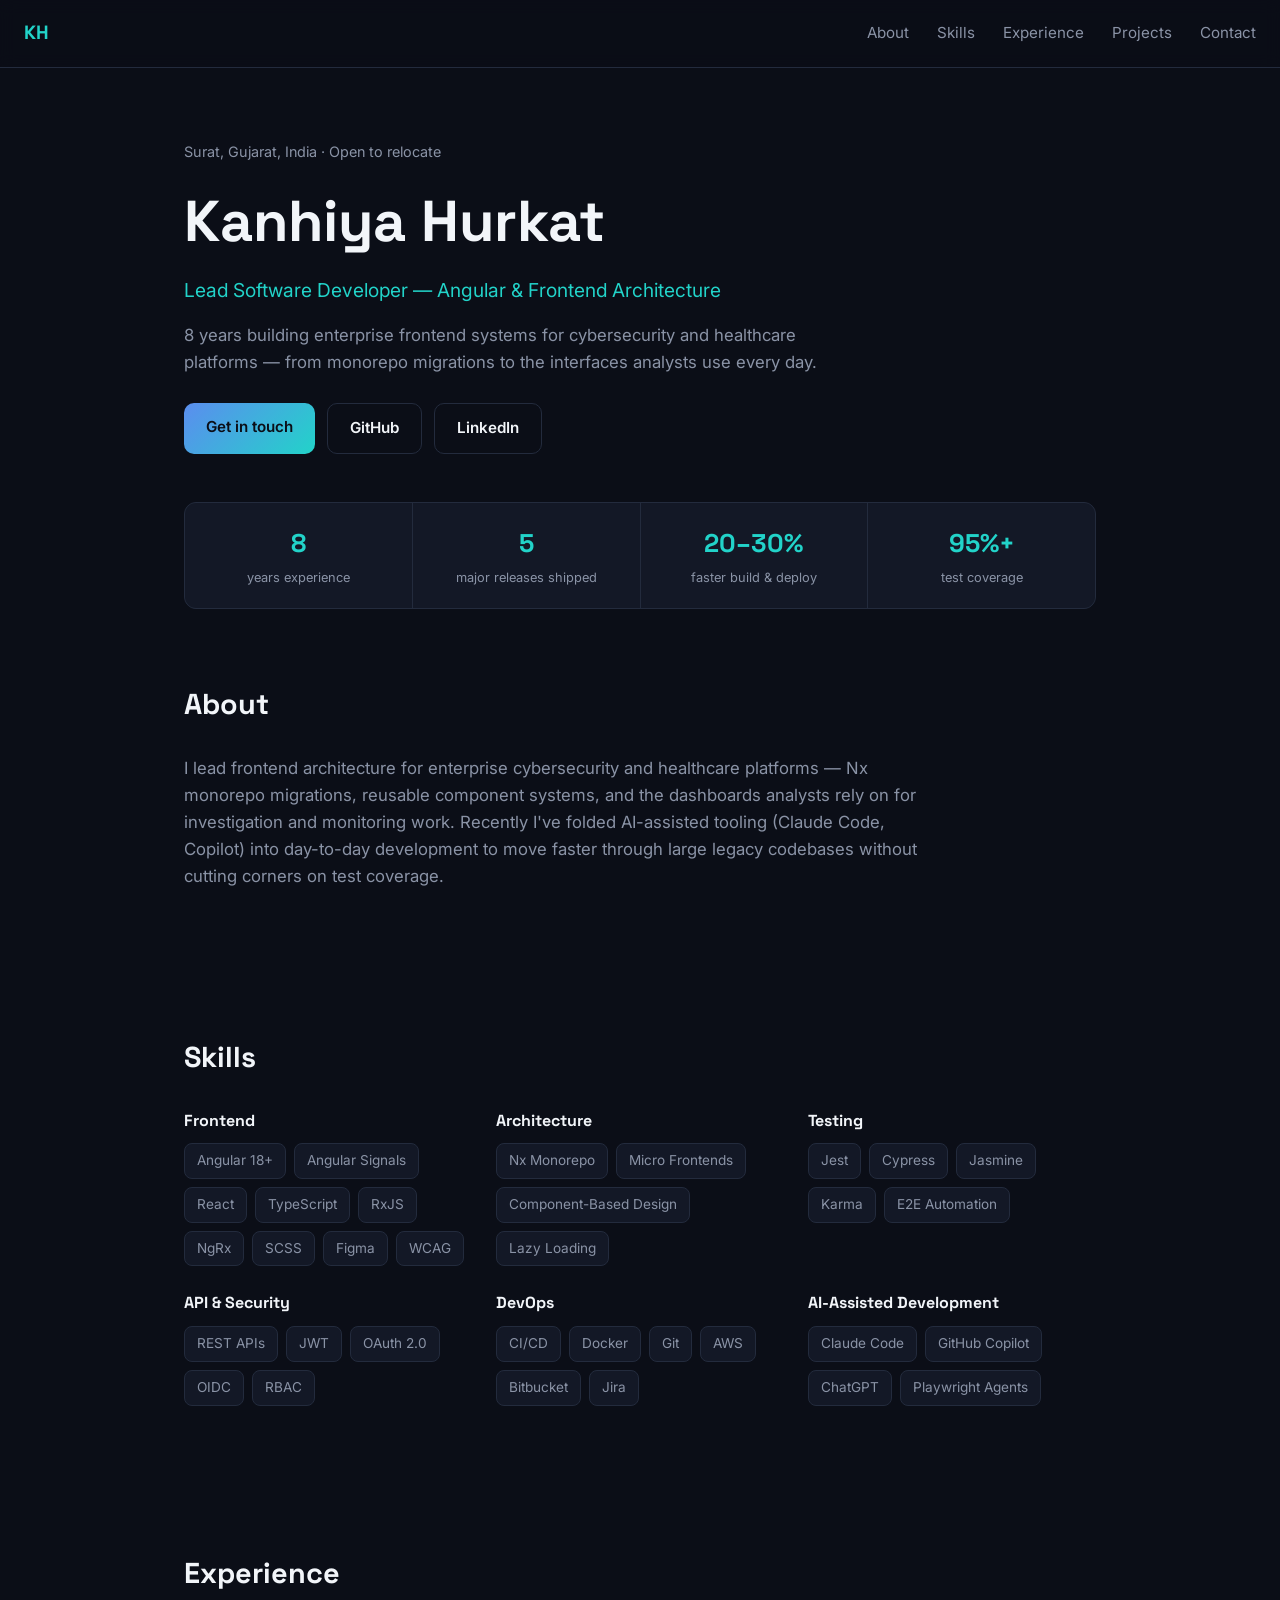
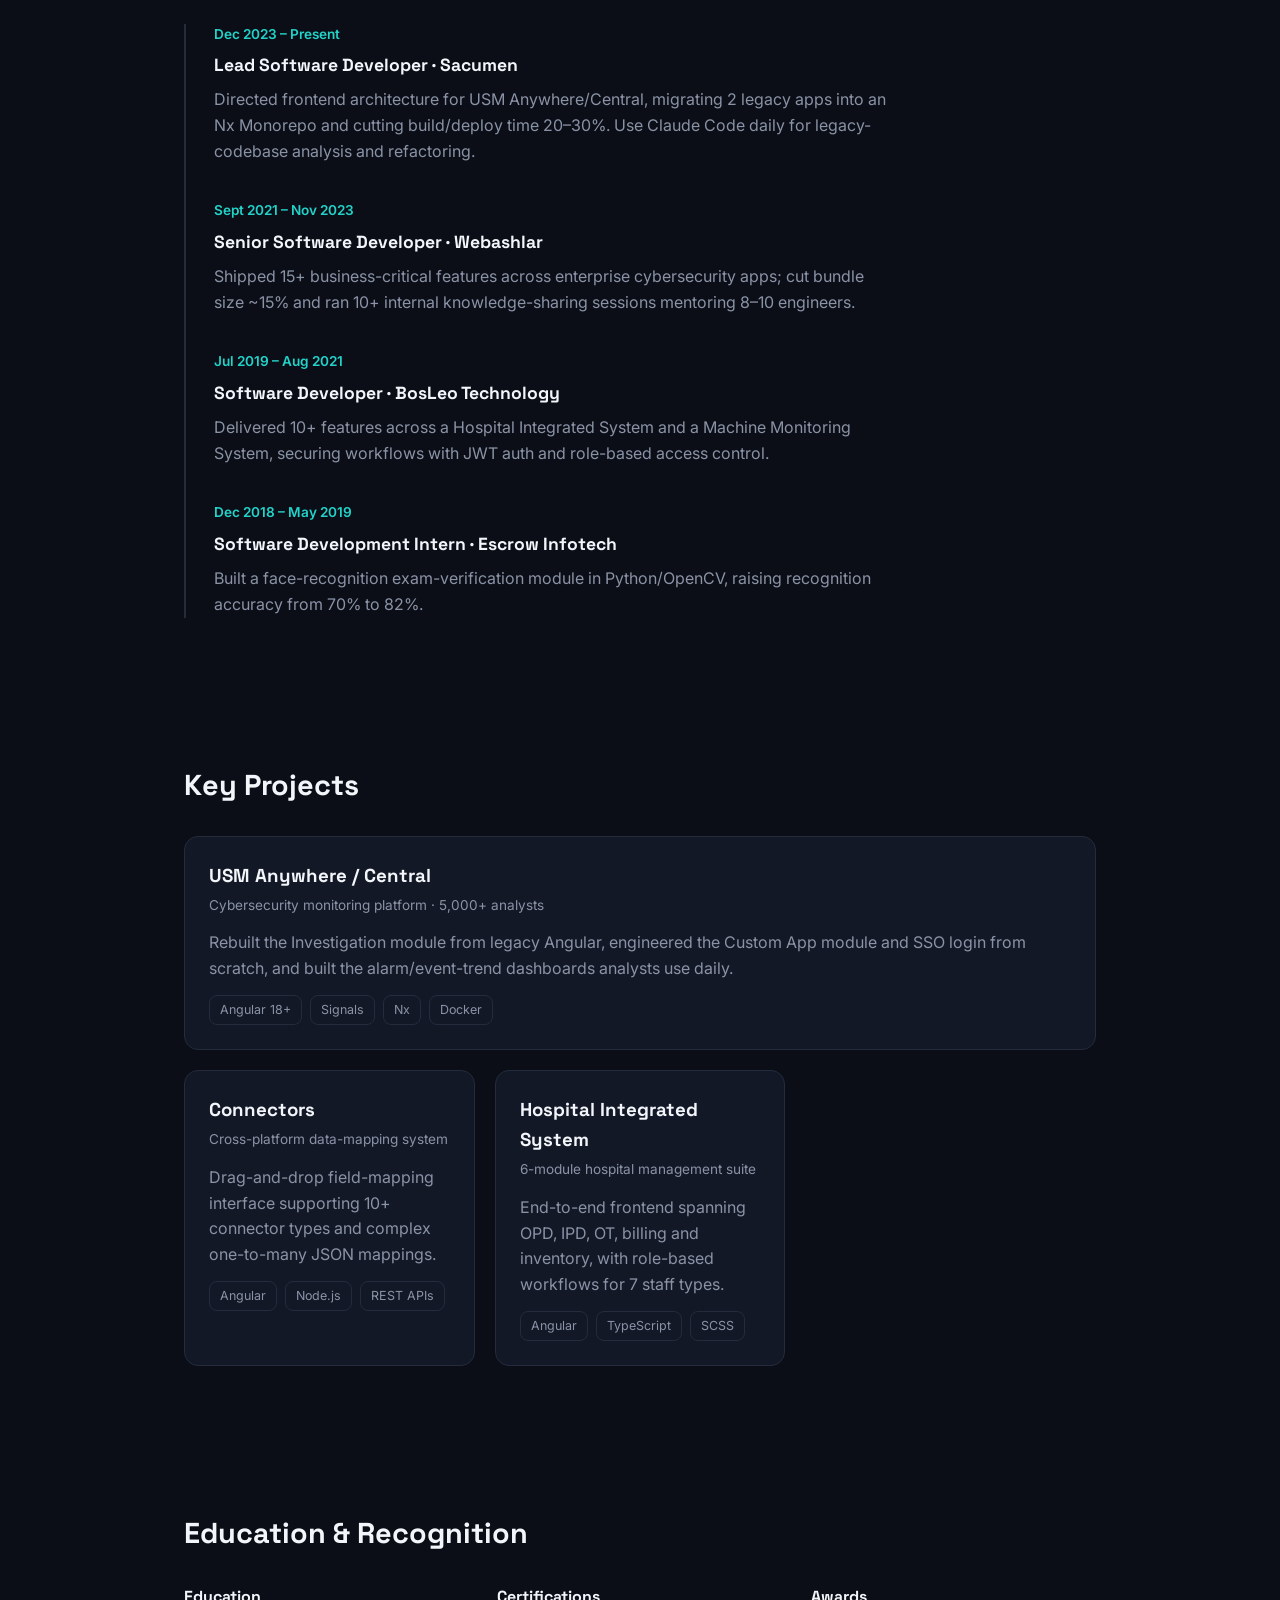
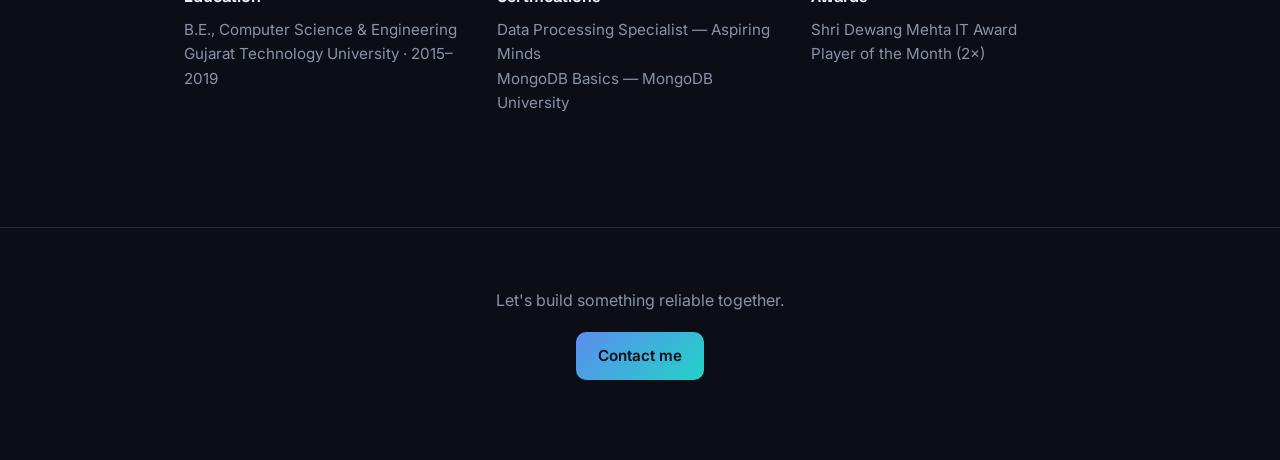
<file: index.html>
<!DOCTYPE html>
<html lang="en">
<head>
<meta charset="UTF-8">
<meta name="viewport" content="width=device-width, initial-scale=1">
<title>Kanhiya Hurkat — Lead Software Developer</title>
<link rel="stylesheet" href="styles.css">
<link rel="preconnect" href="https://fonts.googleapis.com">
<link href="https://fonts.googleapis.com/css2?family=Space+Grotesk:wght@500;700&family=Inter:wght@400;500;600&display=swap" rel="stylesheet">
</head>
<body>
<nav class="nav">
  <a href="#top" class="logo">KH</a>
  <button class="nav-toggle" id="navToggle" aria-label="Menu">☰</button>
  <div class="nav-links" id="navLinks">
    <a href="#about">About</a>
    <a href="#skills">Skills</a>
    <a href="#experience">Experience</a>
    <a href="#projects">Projects</a>
    <a href="contact.html">Contact</a>
  </div>
</nav>

<header class="hero" id="top">
  <div class="hero-inner">
    <p class="eyebrow">Surat, Gujarat, India · Open to relocate</p>
    <h1>Kanhiya Hurkat</h1>
    <p class="role">Lead Software Developer — Angular &amp; Frontend Architecture</p>
    <p class="tagline">8 years building enterprise frontend systems for cybersecurity and healthcare platforms — from monorepo migrations to the interfaces analysts use every day.</p>
    <div class="cta-row">
      <a href="contact.html" class="btn btn-primary">Get in touch</a>
      <a href="https://github.com/CoderKanha" class="btn btn-ghost">GitHub</a>
      <a href="https://www.linkedin.com/in/kanhiya-h-0b40ba151" class="btn btn-ghost">LinkedIn</a>
    </div>
  </div>
  <div class="status-strip">
    <div class="stat"><span class="stat-num">8</span><span class="stat-label">years experience</span></div>
    <div class="stat"><span class="stat-num">5</span><span class="stat-label">major releases shipped</span></div>
    <div class="stat"><span class="stat-num">20–30%</span><span class="stat-label">faster build &amp; deploy</span></div>
    <div class="stat"><span class="stat-num">95%+</span><span class="stat-label">test coverage</span></div>
  </div>
</header>

<main>
  <section id="about" class="section">
    <h2>About</h2>
    <p class="about-text">I lead frontend architecture for enterprise cybersecurity and healthcare platforms — Nx monorepo migrations, reusable component systems, and the dashboards analysts rely on for investigation and monitoring work. Recently I've folded AI-assisted tooling (Claude Code, Copilot) into day-to-day development to move faster through large legacy codebases without cutting corners on test coverage.</p>
  </section>

  <section id="skills" class="section">
    <h2>Skills</h2>
    <div class="skills-grid">
      <div class="skill-group">
        <h3>Frontend</h3>
        <div class="chips"><span>Angular 18+</span><span>Angular Signals</span><span>React</span><span>TypeScript</span><span>RxJS</span><span>NgRx</span><span>SCSS</span><span>Figma</span><span>WCAG</span></div>
      </div>
      <div class="skill-group">
        <h3>Architecture</h3>
        <div class="chips"><span>Nx Monorepo</span><span>Micro Frontends</span><span>Component-Based Design</span><span>Lazy Loading</span></div>
      </div>
      <div class="skill-group">
        <h3>Testing</h3>
        <div class="chips"><span>Jest</span><span>Cypress</span><span>Jasmine</span><span>Karma</span><span>E2E Automation</span></div>
      </div>
      <div class="skill-group">
        <h3>API &amp; Security</h3>
        <div class="chips"><span>REST APIs</span><span>JWT</span><span>OAuth 2.0</span><span>OIDC</span><span>RBAC</span></div>
      </div>
      <div class="skill-group">
        <h3>DevOps</h3>
        <div class="chips"><span>CI/CD</span><span>Docker</span><span>Git</span><span>AWS</span><span>Bitbucket</span><span>Jira</span></div>
      </div>
      <div class="skill-group">
        <h3>AI-Assisted Development</h3>
        <div class="chips"><span>Claude Code</span><span>GitHub Copilot</span><span>ChatGPT</span><span>Playwright Agents</span></div>
      </div>
    </div>
  </section>

  <section id="experience" class="section">
    <h2>Experience</h2>
    <div class="timeline">
      <div class="tl-item">
        <div class="tl-date">Dec 2023 – Present</div>
        <div class="tl-body">
          <h3>Lead Software Developer · Sacumen</h3>
          <p>Directed frontend architecture for USM Anywhere/Central, migrating 2 legacy apps into an Nx Monorepo and cutting build/deploy time 20–30%. Use Claude Code daily for legacy-codebase analysis and refactoring.</p>
        </div>
      </div>
      <div class="tl-item">
        <div class="tl-date">Sept 2021 – Nov 2023</div>
        <div class="tl-body">
          <h3>Senior Software Developer · Webashlar</h3>
          <p>Shipped 15+ business-critical features across enterprise cybersecurity apps; cut bundle size ~15% and ran 10+ internal knowledge-sharing sessions mentoring 8–10 engineers.</p>
        </div>
      </div>
      <div class="tl-item">
        <div class="tl-date">Jul 2019 – Aug 2021</div>
        <div class="tl-body">
          <h3>Software Developer · BosLeo Technology</h3>
          <p>Delivered 10+ features across a Hospital Integrated System and a Machine Monitoring System, securing workflows with JWT auth and role-based access control.</p>
        </div>
      </div>
      <div class="tl-item">
        <div class="tl-date">Dec 2018 – May 2019</div>
        <div class="tl-body">
          <h3>Software Development Intern · Escrow Infotech</h3>
          <p>Built a face-recognition exam-verification module in Python/OpenCV, raising recognition accuracy from 70% to 82%.</p>
        </div>
      </div>
    </div>
  </section>

  <section id="projects" class="section">
    <h2>Key Projects</h2>
    <div class="projects-grid">
      <article class="project-card featured">
        <h3>USM Anywhere / Central</h3>
        <p class="project-sub">Cybersecurity monitoring platform · 5,000+ analysts</p>
        <p>Rebuilt the Investigation module from legacy Angular, engineered the Custom App module and SSO login from scratch, and built the alarm/event-trend dashboards analysts use daily.</p>
        <div class="chips small"><span>Angular 18+</span><span>Signals</span><span>Nx</span><span>Docker</span></div>
      </article>
      <article class="project-card">
        <h3>Connectors</h3>
        <p class="project-sub">Cross-platform data-mapping system</p>
        <p>Drag-and-drop field-mapping interface supporting 10+ connector types and complex one-to-many JSON mappings.</p>
        <div class="chips small"><span>Angular</span><span>Node.js</span><span>REST APIs</span></div>
      </article>
      <article class="project-card">
        <h3>Hospital Integrated System</h3>
        <p class="project-sub">6-module hospital management suite</p>
        <p>End-to-end frontend spanning OPD, IPD, OT, billing and inventory, with role-based workflows for 7 staff types.</p>
        <div class="chips small"><span>Angular</span><span>TypeScript</span><span>SCSS</span></div>
      </article>
    </div>
  </section>

  <section class="section">
    <h2>Education &amp; Recognition</h2>
    <div class="edu-grid">
      <div>
        <h3>Education</h3>
        <p>B.E., Computer Science &amp; Engineering<br>Gujarat Technology University · 2015–2019</p>
      </div>
      <div>
        <h3>Certifications</h3>
        <p>Data Processing Specialist — Aspiring Minds<br>MongoDB Basics — MongoDB University</p>
      </div>
      <div>
        <h3>Awards</h3>
        <p>Shri Dewang Mehta IT Award<br>Player of the Month (2×)</p>
      </div>
    </div>
  </section>
</main>

<footer class="footer">
  <p>Let's build something reliable together.</p>
  <a href="contact.html" class="btn btn-primary">Contact me</a>
</footer>

<script src="script.js"></script>
</body>
</html>
</file>
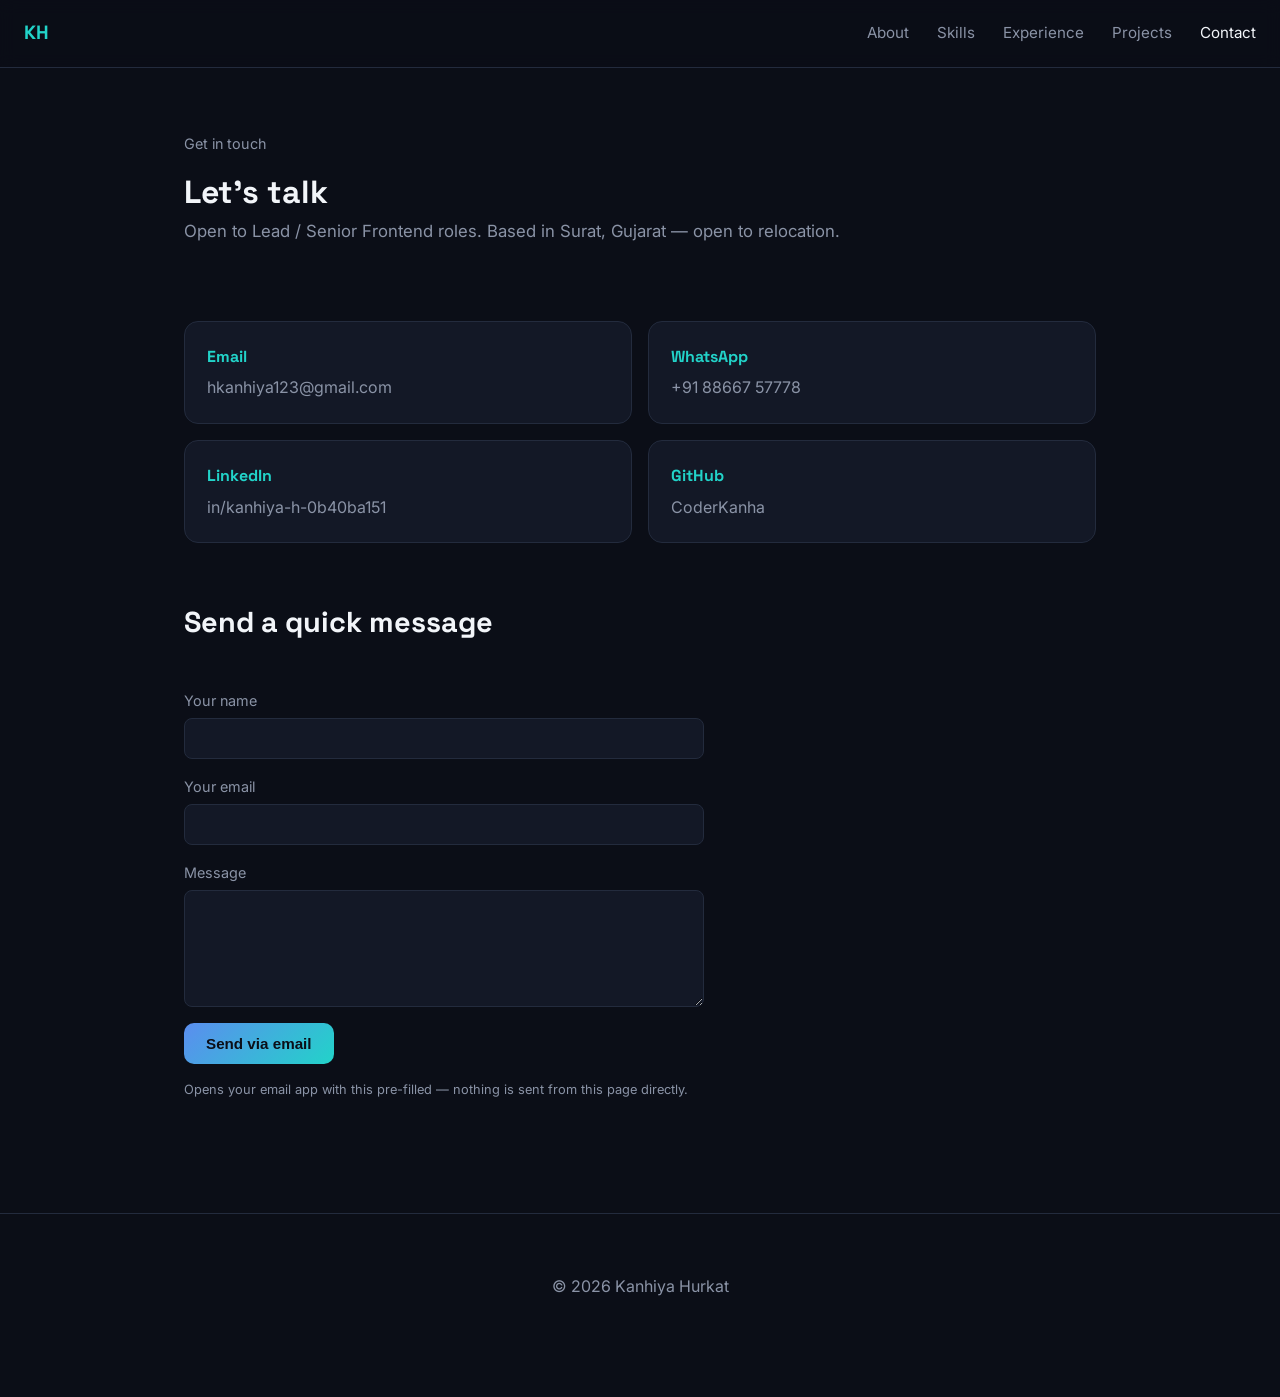
<file: contact.html>
<!DOCTYPE html>
<html lang="en">
<head>
<meta charset="UTF-8">
<meta name="viewport" content="width=device-width, initial-scale=1">
<title>Contact — Kanhiya Hurkat</title>
<link rel="stylesheet" href="styles.css">
<link rel="preconnect" href="https://fonts.googleapis.com">
<link href="https://fonts.googleapis.com/css2?family=Space+Grotesk:wght@500;700&family=Inter:wght@400;500;600&display=swap" rel="stylesheet">
</head>
<body>
<nav class="nav">
  <a href="index.html" class="logo">KH</a>
  <button class="nav-toggle" id="navToggle" aria-label="Menu">☰</button>
  <div class="nav-links" id="navLinks">
    <a href="index.html#about">About</a>
    <a href="index.html#skills">Skills</a>
    <a href="index.html#experience">Experience</a>
    <a href="index.html#projects">Projects</a>
    <a href="contact.html" class="active">Contact</a>
  </div>
</nav>

<header class="contact-hero">
  <p class="eyebrow">Get in touch</p>
  <h1>Let's talk</h1>
  <p class="tagline">Open to Lead / Senior Frontend roles. Based in Surat, Gujarat — open to relocation.</p>
</header>

<main class="section contact-main">
  <div class="contact-cards">
    <a class="contact-card" href="mailto:hkanhiya123@gmail.com?subject=Opportunity%20for%20Kanhiya">
      <h3>Email</h3>
      <p>hkanhiya123@gmail.com</p>
    </a>
    <a class="contact-card" href="https://wa.me/918866757778?text=Hi%20Kanhiya%2C%20I%27d%20like%20to%20connect%20about%20an%20opportunity." target="_blank" rel="noopener">
      <h3>WhatsApp</h3>
      <p>+91 88667 57778</p>
    </a>
    <a class="contact-card" href="https://www.linkedin.com/in/kanhiya-h-0b40ba151" target="_blank" rel="noopener">
      <h3>LinkedIn</h3>
      <p>in/kanhiya-h-0b40ba151</p>
    </a>
    <a class="contact-card" href="https://github.com/CoderKanha" target="_blank" rel="noopener">
      <h3>GitHub</h3>
      <p>CoderKanha</p>
    </a>
  </div>

  <form id="msgForm" class="msg-form">
    <h2>Send a quick message</h2>
    <label>Your name<input type="text" id="fName" required></label>
    <label>Your email<input type="email" id="fEmail" required></label>
    <label>Message<textarea id="fMsg" rows="5" required></textarea></label>
    <button type="submit" class="btn btn-primary">Send via email</button>
    <p class="form-note">Opens your email app with this pre-filled — nothing is sent from this page directly.</p>
  </form>
</main>

<footer class="footer"><p>© 2026 Kanhiya Hurkat</p></footer>

<script src="script.js"></script>
</body>
</html>
</file>
<file: styles.css>
:root{
  --bg:#0B0E17; --surface:#131826; --border:#232B3D;
  --text:#F2F5F9; --muted:#8A93A6;
  --accent:#5B8DEF; --accent2:#22D3C9;
  color-scheme: dark;
}
*{box-sizing:border-box; margin:0; padding:0;}
body{
  background:var(--bg); color:var(--text);
  font-family:'Inter',system-ui,sans-serif; line-height:1.6;
  padding-top:env(safe-area-inset-top,0px);
}
h1,h2,h3{font-family:'Space Grotesk',sans-serif; font-weight:700;}
a{color:inherit; text-decoration:none;}
.section{max-width:960px; margin:0 auto; padding:72px 24px;}
.section h2{font-size:1.8rem; margin-bottom:28px;}

/* Nav */
.nav{
  position:sticky; top:0; z-index:10;
  display:flex; align-items:center; justify-content:space-between;
  padding:18px 24px; background:rgba(11,14,23,0.85); backdrop-filter:blur(8px);
  border-bottom:1px solid var(--border);
  padding-top:calc(18px + env(safe-area-inset-top,0px));
}
.logo{font-family:'Space Grotesk',sans-serif; font-weight:700; font-size:1.2rem; color:var(--accent2);}
.nav-links{display:flex; gap:28px;}
.nav-links a{color:var(--muted); font-size:0.95rem; transition:color .15s;}
.nav-links a:hover, .nav-links a.active{color:var(--text);}
.nav-toggle{display:none; background:none; border:none; color:var(--text); font-size:1.3rem; cursor:pointer;}

/* Hero */
.hero{max-width:960px; margin:0 auto; padding:72px 24px 0;}
.eyebrow{color:var(--muted); font-size:0.9rem; margin-bottom:12px;}
.hero h1{font-size:clamp(2.4rem,6vw,3.6rem); margin-bottom:8px;}
.role{font-size:1.2rem; color:var(--accent2); margin-bottom:16px;}
.tagline{max-width:60ch; color:var(--muted); font-size:1.05rem; margin-bottom:28px;}
.cta-row{display:flex; gap:12px; flex-wrap:wrap; margin-bottom:48px;}
.btn{padding:12px 22px; border-radius:10px; font-weight:600; font-size:0.95rem; display:inline-block; transition:transform .15s, opacity .15s;}
.btn:hover{transform:translateY(-2px);}
.btn-primary{background:linear-gradient(135deg,var(--accent),var(--accent2)); color:#0B0E17;}
.btn-ghost{border:1px solid var(--border); color:var(--text);}
.btn-ghost:hover{border-color:var(--accent2);}

.status-strip{
  display:grid; grid-template-columns:repeat(4,1fr); gap:1px;
  background:var(--border); border:1px solid var(--border); border-radius:12px; overflow:hidden;
  margin-bottom:0;
}
.stat{background:var(--surface); padding:20px; text-align:center;}
.stat-num{display:block; font-family:'Space Grotesk',sans-serif; font-size:1.6rem; font-weight:700; color:var(--accent2);}
.stat-label{display:block; font-size:0.8rem; color:var(--muted); margin-top:4px;}

.about-text{max-width:68ch; color:var(--muted); font-size:1.05rem;}

/* Skills */
.skills-grid{display:grid; grid-template-columns:repeat(auto-fit,minmax(240px,1fr)); gap:24px;}
.skill-group h3{font-size:1rem; margin-bottom:10px; color:var(--text);}
.chips{display:flex; flex-wrap:wrap; gap:8px;}
.chips span{
  background:var(--surface); border:1px solid var(--border); border-radius:8px;
  padding:6px 12px; font-size:0.85rem; color:var(--muted);
}
.chips.small span{padding:4px 10px; font-size:0.78rem;}

/* Timeline */
.timeline{border-left:2px solid var(--border); padding-left:28px; display:flex; flex-direction:column; gap:36px;}
.tl-date{color:var(--accent2); font-size:0.85rem; font-weight:600; margin-bottom:6px;}
.tl-body h3{font-size:1.1rem; margin-bottom:8px;}
.tl-body p{color:var(--muted); max-width:68ch;}

/* Projects */
.projects-grid{display:grid; grid-template-columns:repeat(3,1fr); gap:20px;}
.project-card{background:var(--surface); border:1px solid var(--border); border-radius:14px; padding:24px;}
.project-card.featured{grid-column:span 3;}
.project-sub{color:var(--accent); font-size:0.85rem; margin:4px 0 12px;}
.project-card p{color:var(--muted); margin-bottom:14px;}

/* Education grid */
.edu-grid{display:grid; grid-template-columns:repeat(3,1fr); gap:28px;}
.edu-grid h3{font-size:1rem; margin-bottom:8px;}
.edu-grid p{color:var(--muted); font-size:0.95rem;}

/* Footer */
.footer{text-align:center; padding:60px 24px 80px; border-top:1px solid var(--border); margin-top:40px;}
.footer p{color:var(--muted); margin-bottom:18px;}

/* Contact page */
.contact-hero{max-width:960px; margin:0 auto; padding:64px 24px 0;}
.contact-main{padding-top:48px;}
.contact-cards{display:grid; grid-template-columns:repeat(2,1fr); gap:16px; margin-bottom:56px;}
.contact-card{background:var(--surface); border:1px solid var(--border); border-radius:14px; padding:22px; transition:border-color .15s, transform .15s;}
.contact-card:hover{border-color:var(--accent2); transform:translateY(-2px);}
.contact-card h3{font-size:1rem; margin-bottom:6px; color:var(--accent2);}
.contact-card p{color:var(--muted);}

.msg-form{max-width:520px; display:flex; flex-direction:column; gap:16px;}
.msg-form label{display:flex; flex-direction:column; gap:6px; font-size:0.9rem; color:var(--muted);}
.msg-form input, .msg-form textarea{
  background:var(--surface); border:1px solid var(--border); border-radius:8px;
  padding:10px 12px; color:var(--text); font-family:inherit; font-size:0.95rem;
}
.msg-form input:focus, .msg-form textarea:focus{outline:2px solid var(--accent2); border-color:transparent;}
.msg-form button{align-self:flex-start; border:none; cursor:pointer;}
.form-note{font-size:0.8rem; color:var(--muted);}

@media(max-width:720px){
  .nav-toggle{display:block;}
  .nav-links{
    position:absolute; top:100%; left:0; right:0; flex-direction:column;
    background:var(--bg); border-bottom:1px solid var(--border);
    padding:16px 24px; gap:16px; display:none;
  }
  .nav-links.open{display:flex;}
  .status-strip{grid-template-columns:repeat(2,1fr);}
  .projects-grid{grid-template-columns:1fr;}
  .project-card.featured{grid-column:span 1;}
  .edu-grid{grid-template-columns:1fr; gap:20px;}
  .contact-cards{grid-template-columns:1fr;}
}
@media(prefers-reduced-motion:reduce){ *{transition:none !important;} }
</file>
